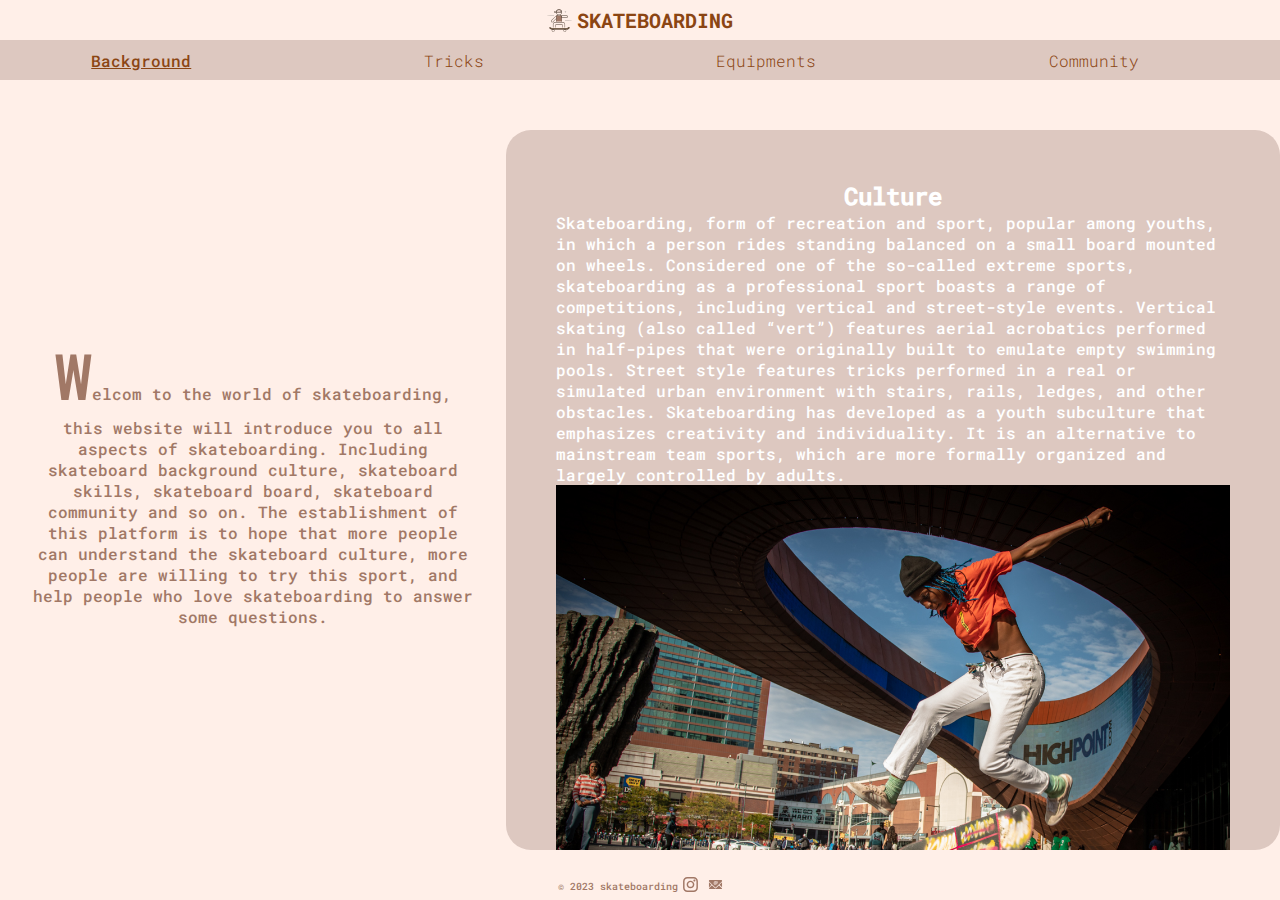
<file: index.html>
<!DOCTYPE html>
<html>
<head>
    <title>Skateboarding</title>
    <link rel="stylesheet" type="text/css" href="style.css">
    <script src="mid.js"></script>
</head>
<body>
    <div id="logo"> 
        <img src="picture/logo.svg">
        <span>SKATEBOARDING</span>
    </div>
    <div class="container">
        <a href="index.html"  class="current-page"><div class="item">Background</div></a>
        <a href="tricks.html"><div class="item">Tricks</div></a>
        <a href="equipment.html"><div class="item">Equipments</div></a>
        <a href="community.html"><div class="item">Community</div></a>
    </div>
    <div class="mainarea">
    <div class="left-area">
        <p><span style="font-size:48pt;">W</span>elcom to the world of skateboarding,</p>
    <p> this website will introduce you to all</p>
     <p>aspects of skateboarding. Including </p>
     <p>skateboard background culture, skateboard </p>
     <p>skills, skateboard board, skateboard </p>
     <p>community and so on. The establishment of</p>
     <p>this platform is to hope that more people </p>
     <p>can understand the skateboard culture, more</p>
     <p>people are willing to try this sport, and</p> 
     <p>help people who love skateboarding to answer</p>
     <p> some questions.</p>
    </div>
    <div class="right-area" id="scrollable-content">
        <h2>Culture</h2>
        <p>Skateboarding, form of recreation and sport, popular among youths, in which a person rides standing balanced on a small board mounted on wheels. Considered one of the so-called extreme sports, skateboarding as a professional sport boasts a range of competitions, including vertical and street-style events. Vertical skating (also called “vert”) features aerial acrobatics performed in half-pipes that were originally built to emulate empty swimming pools. Street style features tricks performed in a real or simulated urban environment with stairs, rails, ledges, and other obstacles. Skateboarding has developed as a youth subculture that emphasizes creativity and individuality. It is an alternative to mainstream team sports, which are more formally organized and largely controlled by adults.</p>
        <img src="picture/culture1.jpg" alt=" skateboard culture">
    </div>
    </div>
    <footer>
        <div class="footer">
            <section id="socialMedia">
                <span>© 2023 skateboarding</span>
                <a href="https://www.instagram.com/vivihan_1124/">
                  <img src="picture/instagram.svg"></a>
                  <a href="mailto:rw3145@nyu.edu?body=hello">
                   <img src="picture/email.svg">
                </a>
                </section>
        </div>
    </footer>
</body>
</html>
</file>
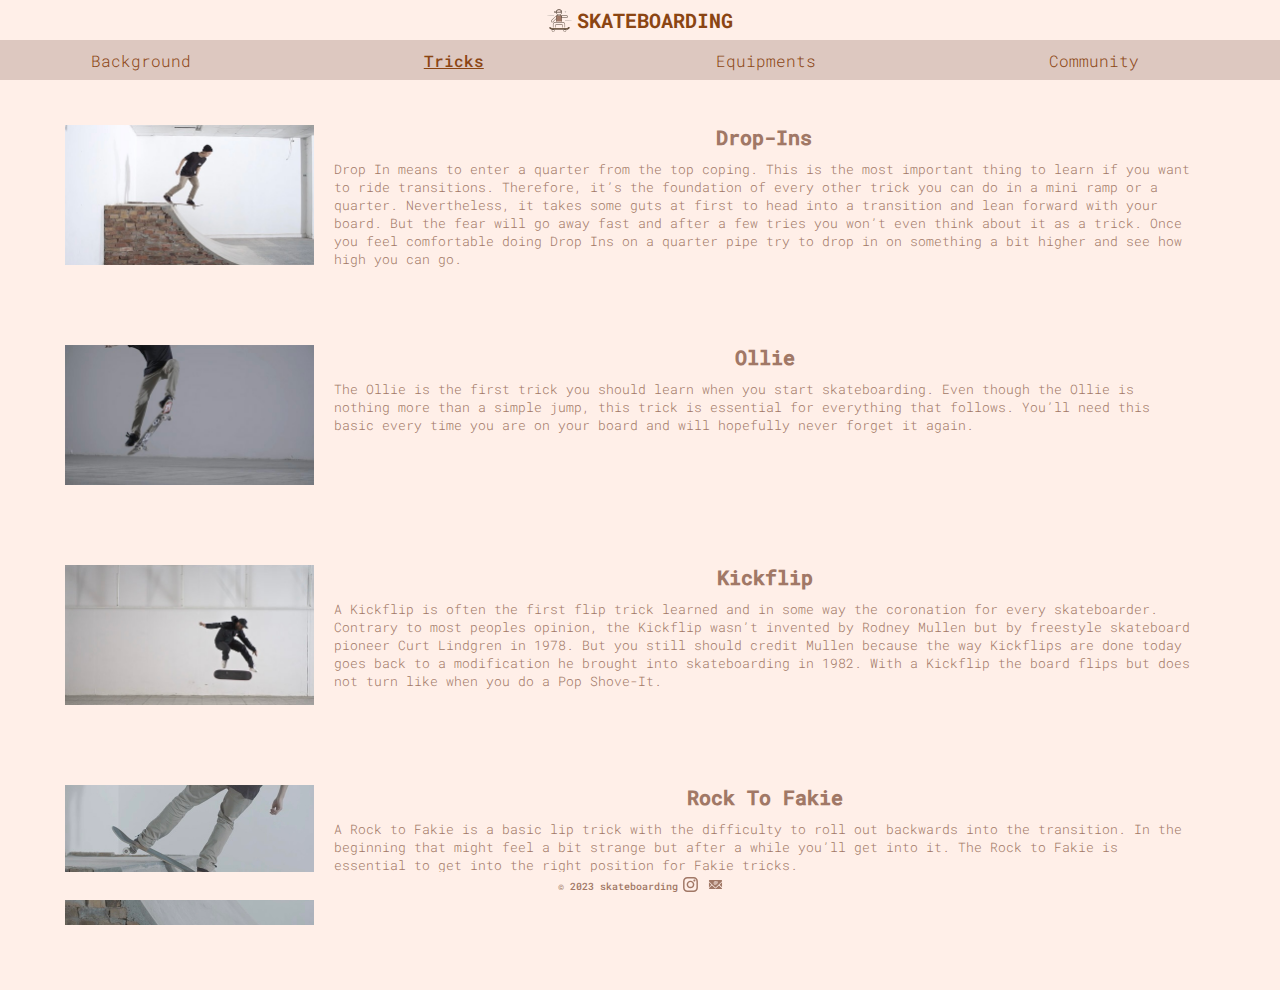
<file: tricks.html>
<!DOCTYPE html>
<html>
<head>
    <title>Skateboarding</title>
    <link rel="stylesheet" type="text/css" href="style.css">
</head>
<body>
    <div id="logo">
        <img src="picture/logo.svg">
        <span>SKATEBOARDING</span>
    </div>
    <div class="container">
        <a href="index.html" ><div class="item">Background</div></a>
        <a href="tricks.html" class="current-page"><div class="item">Tricks</div></a>
        <a href="equipment.html"><div class="item">Equipments</div></a>
        <a href="community.html"><div class="item">Community</div></a>
    </div>
    <div class="trickarea">
        <div class="trick">
            <img width="280px" src="picture/dropins.jpg">
            <div class="trick-content">
                <h2>Drop-Ins</h2>
                <p class="text">Drop In means to enter a quarter from the top coping. This is the most important thing to learn if you want to ride transitions. Therefore, it’s the foundation of every other trick you can do in a mini ramp or a quarter.
                Nevertheless, it takes some guts at first to head into a transition and lean forward with your board. But the fear will go away fast and after a few tries you won’t even think about it as a trick. Once you feel comfortable doing Drop Ins on a quarter pipe try to drop in on something a bit higher and see how high you can go.</p>
            </div>
        </div>    
        <div class="trick">
            <img width="280px" src="picture/ollie.jpg">
            <div class="trick-content">
                <h2>Ollie</h2>
                <p class="text">The Ollie is the first trick you should learn when you start skateboarding. Even though the Ollie is nothing more than a simple jump, this trick is essential for everything that follows. You’ll need this basic every time you are on your board and will hopefully never forget it again.</p>
            </div>
        </div>
        <div class="trick">
            <img width="280px" src="picture/kickflip.jpg">
            <div class="trick-content">
                <h2>Kickflip</h2>
                <p class="text">A Kickflip is often the first flip trick learned and in some way the coronation for every skateboarder. Contrary to most peoples opinion, the Kickflip wasn’t invented by Rodney Mullen but by freestyle skateboard pioneer Curt Lindgren in 1978. But you still should credit Mullen because the way Kickflips are done today goes back to a modification he brought into skateboarding in 1982. With a Kickflip the board flips but does not turn like when you do a Pop Shove-It.
                </p>
            </div>
        </div>
        <div class="trick">
            <img width="280px" src="picture/trick-tip-rock.jpg">
            <div class="trick-content">
                <h2>Rock To Fakie</h2>
                <p class="text">A Rock to Fakie is a basic lip trick with the difficulty to roll out backwards into the transition.
                    In the beginning that might feel a bit strange but after a while you’ll get into it. The Rock to Fakie is essential to get into the right position for Fakie tricks.
                    </p>
            </div>
        </div>    
    </div>
    <footer>
        <div class="footer">
            <section id="socialMedia">
                <span>© 2023 skateboarding</span>
                <a href="https://www.instagram.com/vivihan_1124/">
                  <img src="picture/instagram.svg"></a>
                  <a href="mailto:rw3145@nyu.edu?body=hello">
                   <img src="picture/email.svg">
                </a>
                </section>
        </div>
    </footer>
</body>
</html>
</file>
<file: style.css>
@font-face{
	font-family: Roboto;
	src: url("fonts/RobotoMono-Medium.ttf");
    font-size:24px
}

@font-face{
    font-family: Rlight;
    src:url("fonts/RobotoMono-Light.ttf");
}

@font-face {
    font-family: Rbold;
    src: url("fonts/RobotoMono-Bold.ttf");
}

body{
    background-color: #FFEFE8;
    font-family: Rlight;
    color:#8B4513
}

* {
    margin: 0; 
    padding: 0; 
}

#logo {
    border: solid 0px red;
    display: flex;
    flex-direction: row;
    align-items: center; 
    justify-content: center; 
    text-align: center;
    height:40px;
   
}

#logo img {
    max-width: 25px; 
    height: 25px; 
}

#logo span {
    font-family: Rbold;
    margin-left: 5px;
    font-size: 20px;
}

.container {
    border: solid 0px red;
    background-color: #DDC8C0;
    display: flex;
    flex-direction: row;
    justify-content: space-around;
    align-items: center;
    width: 100%;
    height: 40px;
}

.item {
    margin-right: 50px; 
}

a {
    text-decoration: none; 
    color: #8B4513;
}

a:hover {
    text-decoration: underline; 
    color: #8B4513; 
    
}

a:focus {
    text-decoration: underline;
    color:#fff;
}

a.current-page {
    color: #8B4513;
    font-family: Roboto; 
    text-decoration: underline;
}

.mainarea {
    display: flex;
    justify-content: center; 
    align-items: center; 
    height: 80vh; 
    width: 100%; 
    padding:40px 0 0;
    font-family: Roboto;
}

.left-area {
    color:#A17866;
    flex: 3; 
    border: solid 0px red;
    justify-content: center;
    text-align: center;
    box-sizing: border-box; 
}

.right-area {
    height:80vh;
    color:white;
    flex: 4; 
    padding: 50px 50px 50px 50px;
    box-sizing: border-box; 
    border-radius: 25px;
    overflow: hidden; 
    position: relative;
    justify-content:center;
    align-items:center;
    text-align:left;
  background: #DDC8C0;
  margin-top: 20px;
  margin-left: auto;
  margin-right: auto;
  -webkit-transition: background-color 2s ease-out;
  -moz-transition: background-color 2s ease-out;
  -o-transition: background-color 2s ease-out;
  transition: background-color 2s ease-out;
}

.right-area h2{
    text-align: center;
    font-family: Roboto;
}
.right-area img{
    width:100%;
    height:auto;
    text-align: center;
}
.right-area:hover {
  background-color: #A17866;
  cursor: pointer;
}


#scrollable-content {
    width: 100%; 
    overflow: auto; 
    height: 100%; 
}

footer {
    font-family: Roboto;
    background-color: #FFEFE8;
    position: fixed;
    bottom: 0;
    left: 0;
    right: 0;
    text-align: center;
    color: #A17866;
    padding: 0px;
    font-size: x-small;
    border: solid 0px red;
}

#socialMedia {
    display: flex;
    justify-content: center;
    align-items: center;
}

#socialMedia a {
    left:5px;
    margin: 5px 5px;
    text-decoration: none;
    color: #fff;
}

#socialMedia img {
    left:5px;
    top:5px;
    width: 15px;
    height: 15px;
    justify-content: center;
    align-items: center;
}

.footer span {
    display: inline-block;
    vertical-align: middle;
    margin-left: 5px; 
}

.trickarea {
    display: flex;
    flex-direction: column;
    justify-content: space-between; 
    padding: 15px 15px 15px 15px;
    border: solid 0px red;
}

.trick {
    color: #A17866;
    width: 100%;
    max-width: 100%;
    height: 200px;
    background-color: transparent;
    border-radius: 25px;
    box-sizing: border-box;
    display: flex;
    margin: 0 0 20px;
    text-align: center;
    justify-content:center;
    transition: background-color 2s ease-out;
    background-position: center center;
    background-repeat: no-repeat;
    background-size: cover; 
    padding: 30px 50px 30px 50px;
    font-size:small;
}

.trick:hover {
    background-color: #DDC8C0;
    transform: scale(1.1); 
    transition: transform 0.3s;
}
.trick-content {
    display: block;
}
.trick img{
    height:100%;
    width:auto;
}
.trick h2{
    font-family:Roboto;
}
.text{
    display: block;
    text-align: left;
    padding:10px 20px;
}
@media only screen and (max-width: 600px) {
    .mainarea {
        display: flex;
        flex-direction: column; 
        justify-content: center; 
        align-items: center; 
        height: 80vh; 
        width: 100%; 
    }
    .left-area {
        font-size: 13px;
        align-items:center;
        height:50vh;
    }
    .right-area {
        margin: 10px; 
        font-size:13px;
    }
    .trick-content {
        display: none;
    }

}
@media (min-width: 600px) and (max-width: 1200px) {
    .mainarea{
        display: flex;
        flex-direction: column; 
        justify-content: center; 
        align-items: center; 
        height: 80vh; 
        width: 100%; 
    }
    .text {
        display: none;
    }
    .trick {
        display: flex;
        align-items: center; 
    }
    
    .trick img {
        align-items: flex-start;
        margin-right: 20px; 
    }
    
    .trick h2 {
        padding:0 50px;
        font-family: Roboto;
        text-align: center;
        justify-content: center;
    }
}
</file>
